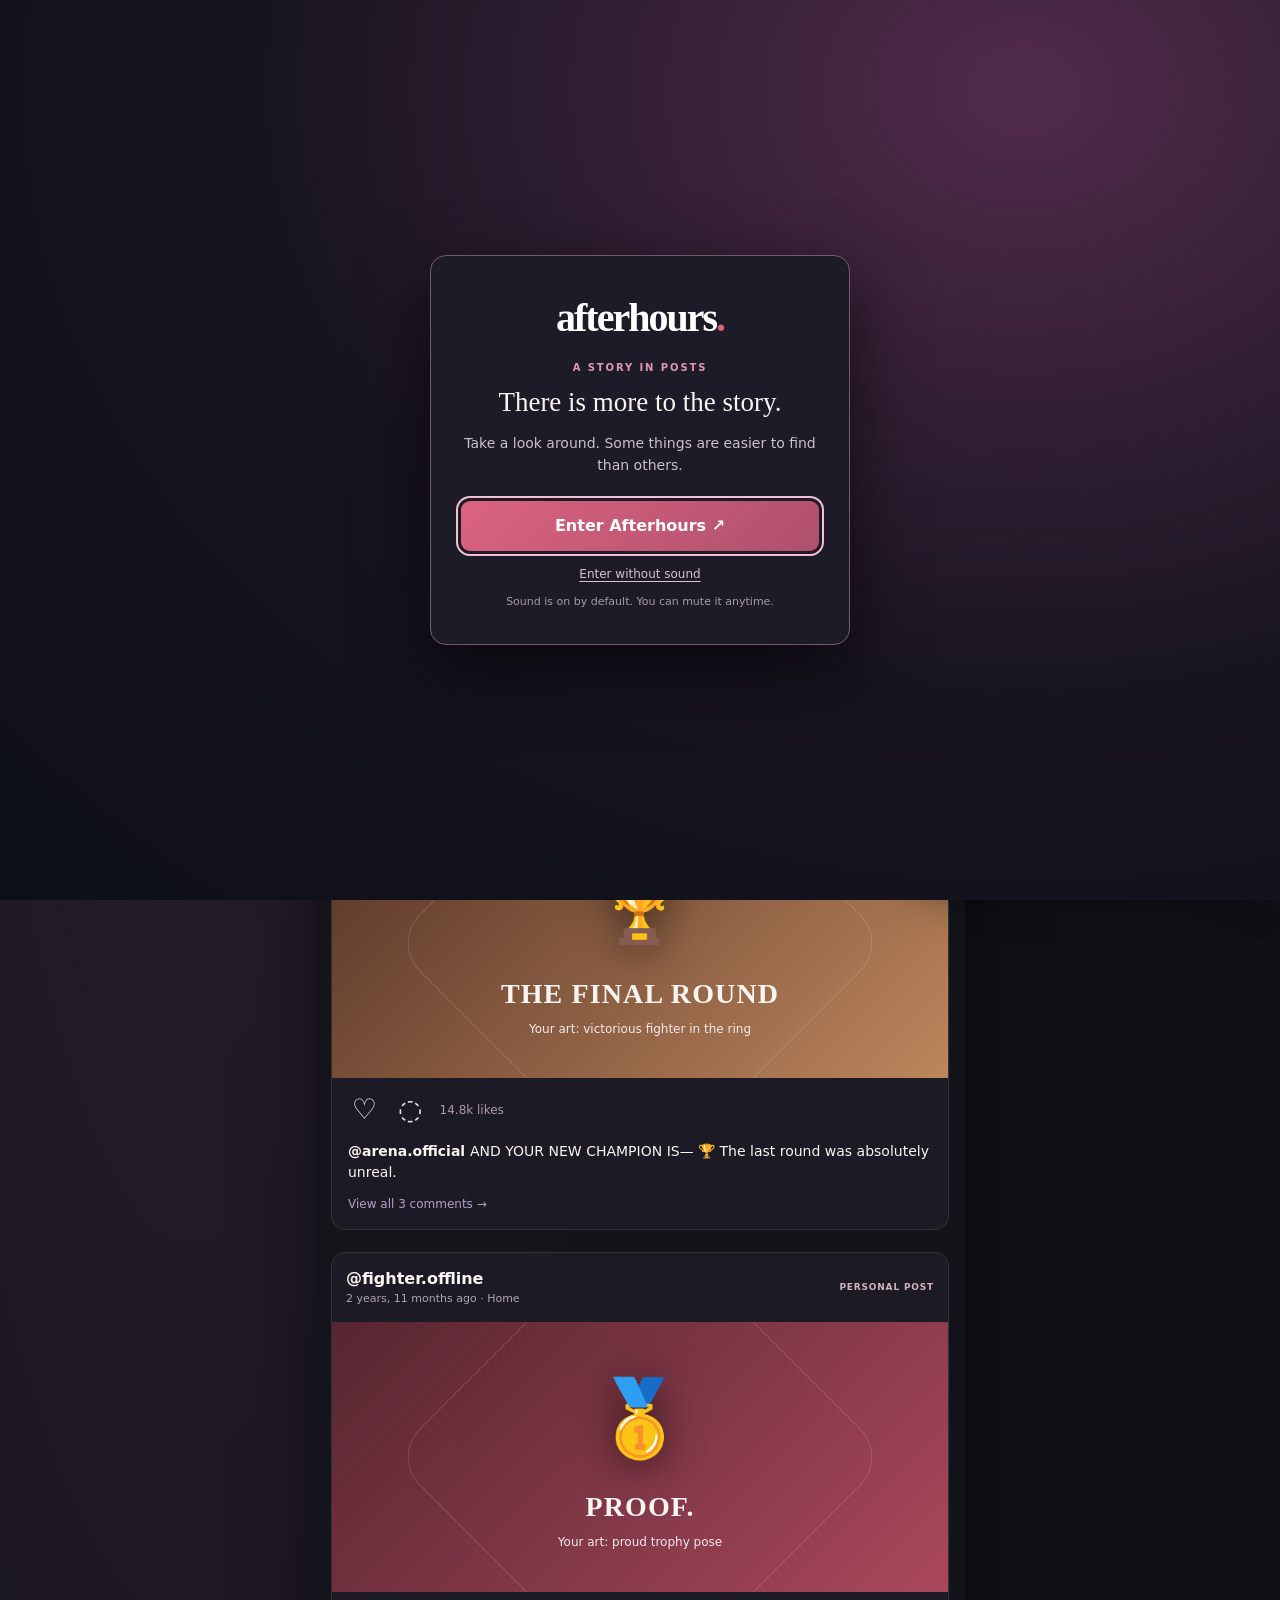
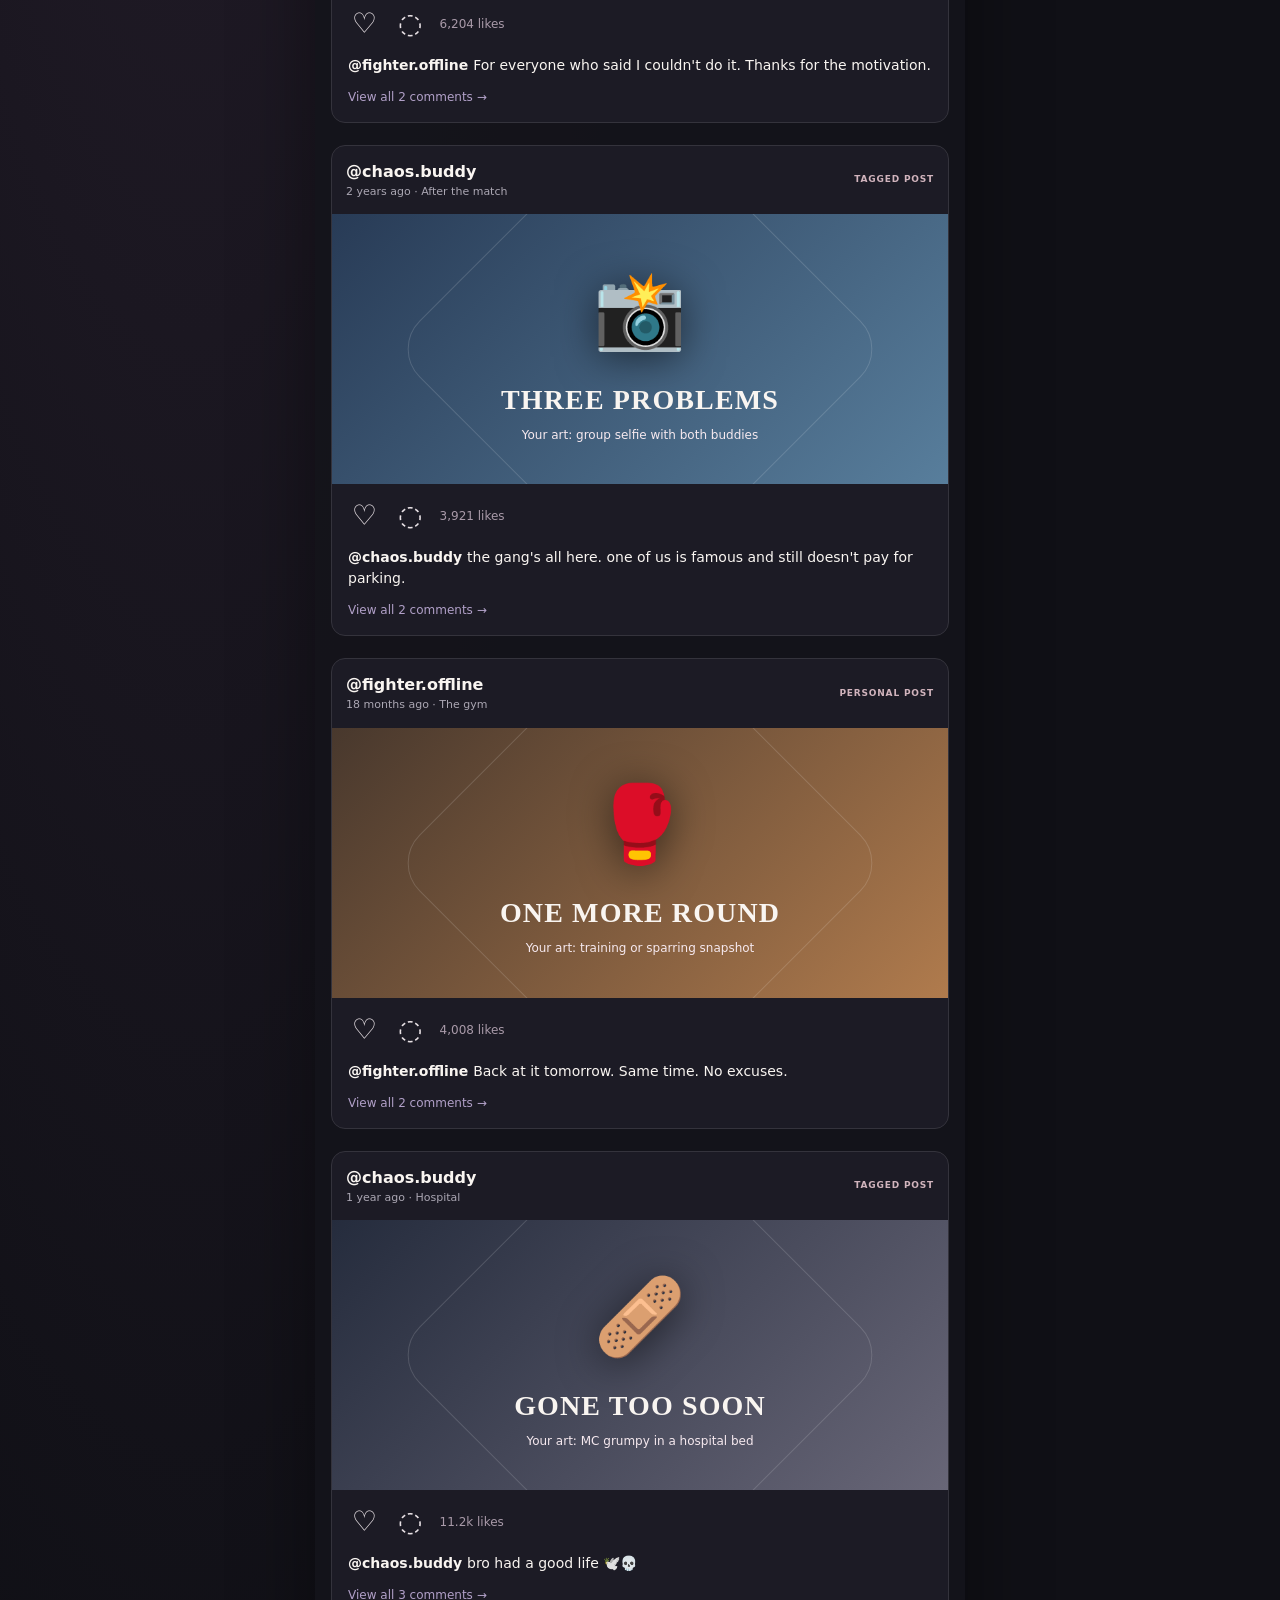
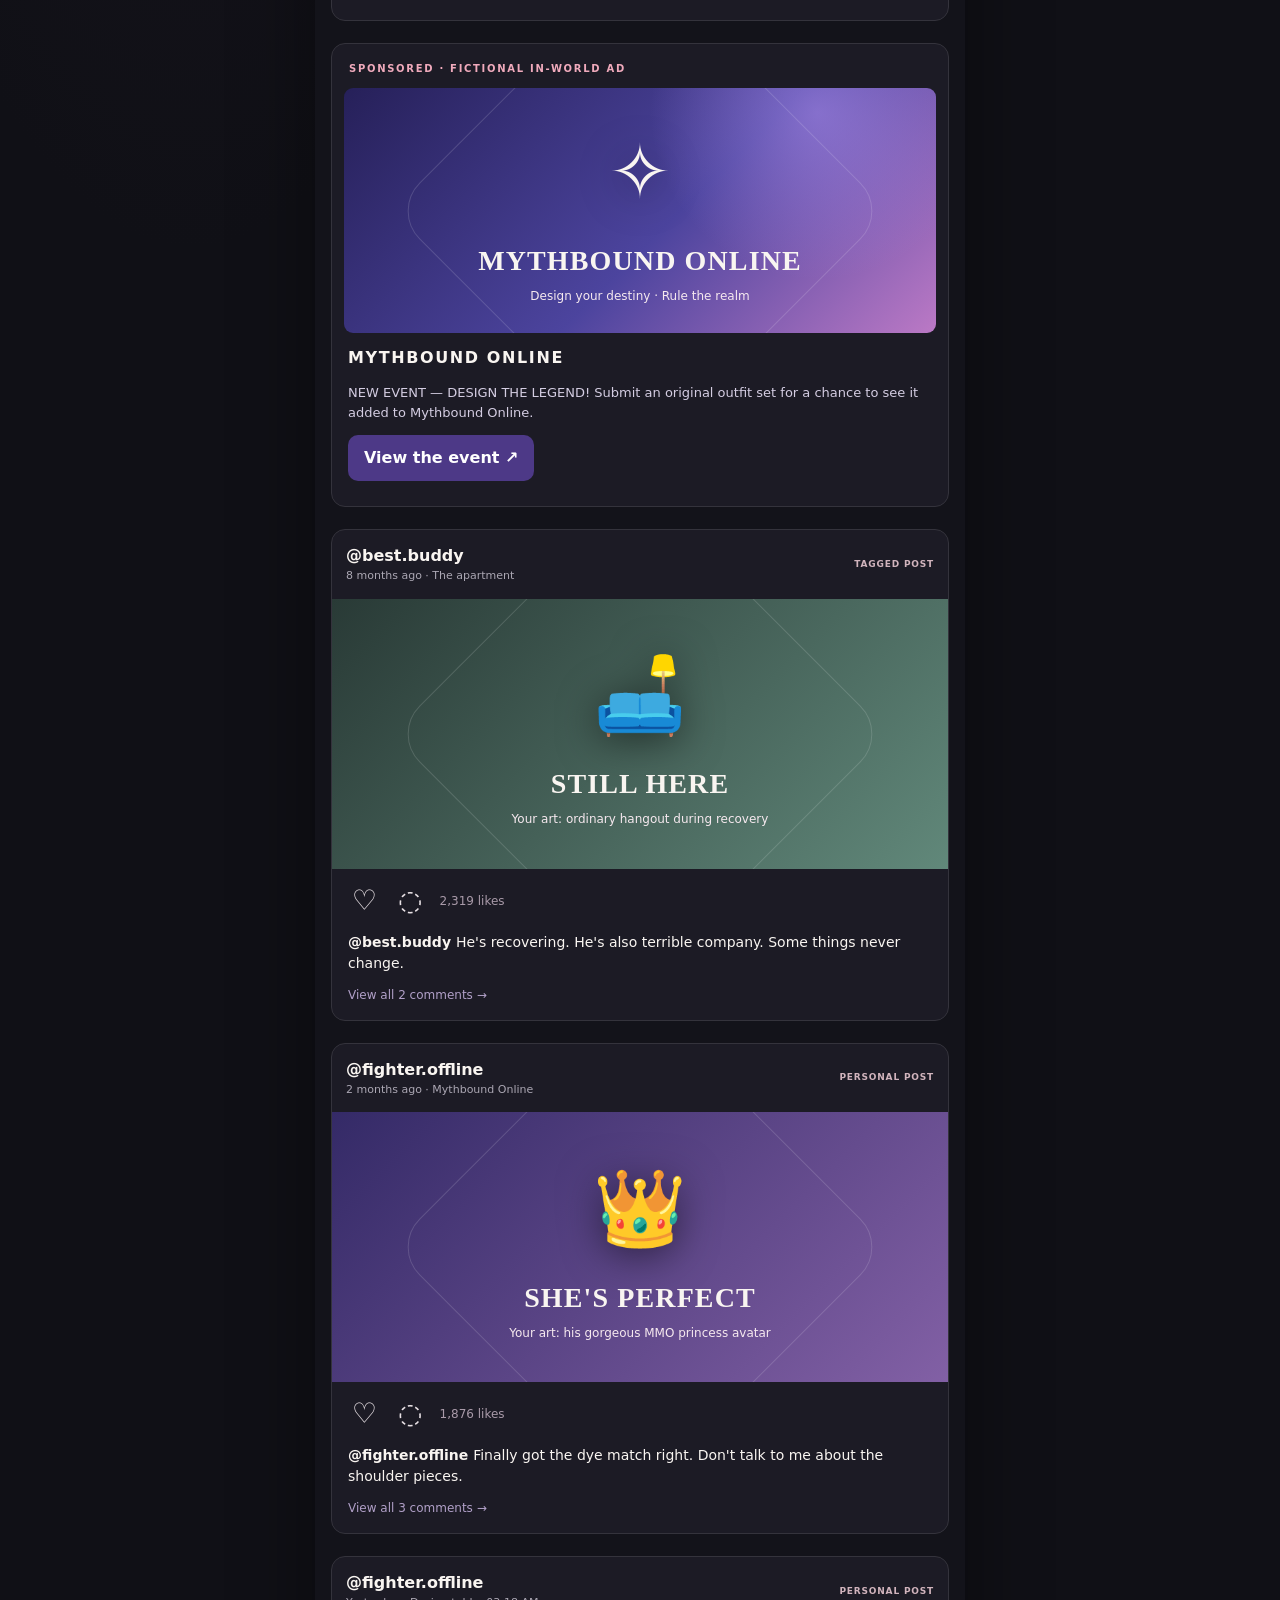
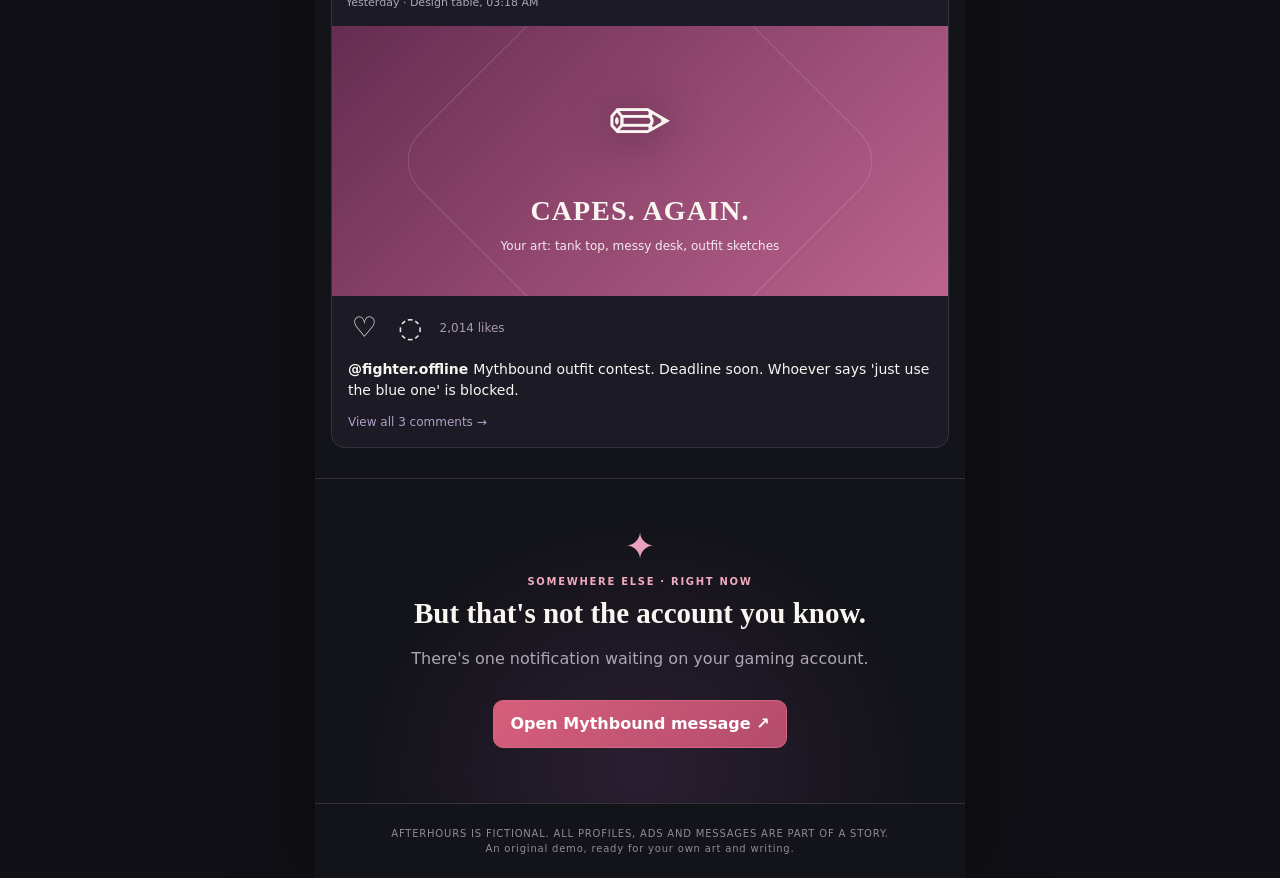
<file: index.html>
<!doctype html>
<html lang="en">
<head>
  <meta charset="utf-8" />
  <meta name="viewport" content="width=device-width, initial-scale=1, viewport-fit=cover" />
  <meta name="theme-color" content="#111119" />
  <meta name="description" content="A fictional social profile for a character-driven romance roleplay." />
  <title>Afterhours — A Story in Posts</title>
  <link rel="stylesheet" href="styles.css" />
  <script defer src="script.js"></script>
</head>
<body>
  <div class="ambient ambient-one" aria-hidden="true"></div>
  <div class="ambient ambient-two" aria-hidden="true"></div>
  <main class="app" id="top">
    <header class="topbar">
      <div class="wordmark" aria-label="Afterhours social">afterhours<span>.</span></div>
      <span class="topbar-caption">a fictional profile experience</span>
      <span class="topbar-star" aria-hidden="true">✦</span>
    </header>

    <section class="profile" aria-labelledby="profile-name">
      <div class="profile-head">
        <div class="avatar-frame"><div class="avatar-image" id="avatar-image" role="img" aria-label="Illustration placeholder for character portrait"><span>F</span></div><span class="avatar-dot"></span></div>
        <div class="profile-identity">
          <p class="eyebrow">PERSONAL ACCOUNT · ARCHIVE</p>
          <h1 id="profile-name">@fighter.offline <span class="verified" title="Fictional verification">✦</span></h1>
          <p class="profile-subtitle">former pro fighter <span>·</span> current full-time problem</p>
        </div>
      </div>
      <div class="stats">
        <div><strong>8</strong><span>posts</span></div>
        <div><strong>2.4k</strong><span>followers</span></div>
        <div><strong>128</strong><span>following</span></div>
      </div>
      <p class="bio">I didn't retire. I'm on a break.<br />No, you can't borrow money.<br /><span class="bio-highlight">If I'm offline, the game servers are down.</span></p>
      <div class="profile-actions">
        <button class="primary" id="follow-button" type="button" aria-pressed="false">Follow</button>
        <button class="secondary" id="message-button" type="button">Message <span aria-hidden="true">↗</span></button>
      </div>
      <div class="highlight-row" aria-label="Story highlights">
        <button class="highlight" data-open-post="champion"><span class="highlight-ring">🏆</span><span>the glory</span></button>
        <button class="highlight" data-open-post="friends"><span class="highlight-ring">🫠</span><span>the idiots</span></button>
        <button class="highlight" data-open-post="hospital"><span class="highlight-ring">🩹</span><span>the incident</span></button>
        <button class="highlight" data-open-post="princess"><span class="highlight-ring">🎮</span><span>the problem</span></button>
      </div>
    </section>

    <section class="timeline" aria-labelledby="timeline-heading">
      <div class="timeline-head"><div><p class="eyebrow">THE ARCHIVE</p><h2 id="timeline-heading">Before you knew him</h2></div><button class="sort-button" id="sort-button" type="button" aria-label="Reverse the post order">Oldest first ↓</button></div>
      <p class="timeline-intro">Scroll through the moments he never bothered to explain.</p>
      <div id="feed" class="feed" aria-live="polite"></div>
    </section>

    <section class="finale" id="finale" aria-labelledby="finale-heading">
      <span class="finale-spark" aria-hidden="true">✦</span>
      <p class="eyebrow">SOMEWHERE ELSE · RIGHT NOW</p>
      <h2 id="finale-heading">But that's not the account you know.</h2>
      <p>There's one notification waiting on your gaming account.</p>
      <button class="primary finale-button" id="open-dm" type="button">Open Mythbound message <span aria-hidden="true">↗</span></button>
    </section>

    <footer class="footer">AFTERHOURS IS FICTIONAL. ALL PROFILES, ADS AND MESSAGES ARE PART OF A STORY.<br />An original demo, ready for your own art and writing.</footer>
  </main>

  <div class="modal-backdrop" id="modal-backdrop" hidden>
    <div class="modal" role="dialog" aria-modal="true" aria-labelledby="modal-title">
      <div class="modal-head"><span class="modal-kicker" id="modal-kicker">POST</span><h2 id="modal-title">Details</h2><button type="button" class="close" id="modal-close" aria-label="Close">✕</button></div>
      <div id="modal-content" class="modal-content"></div>
    </div>
  </div>
</body>
</html>
</file>
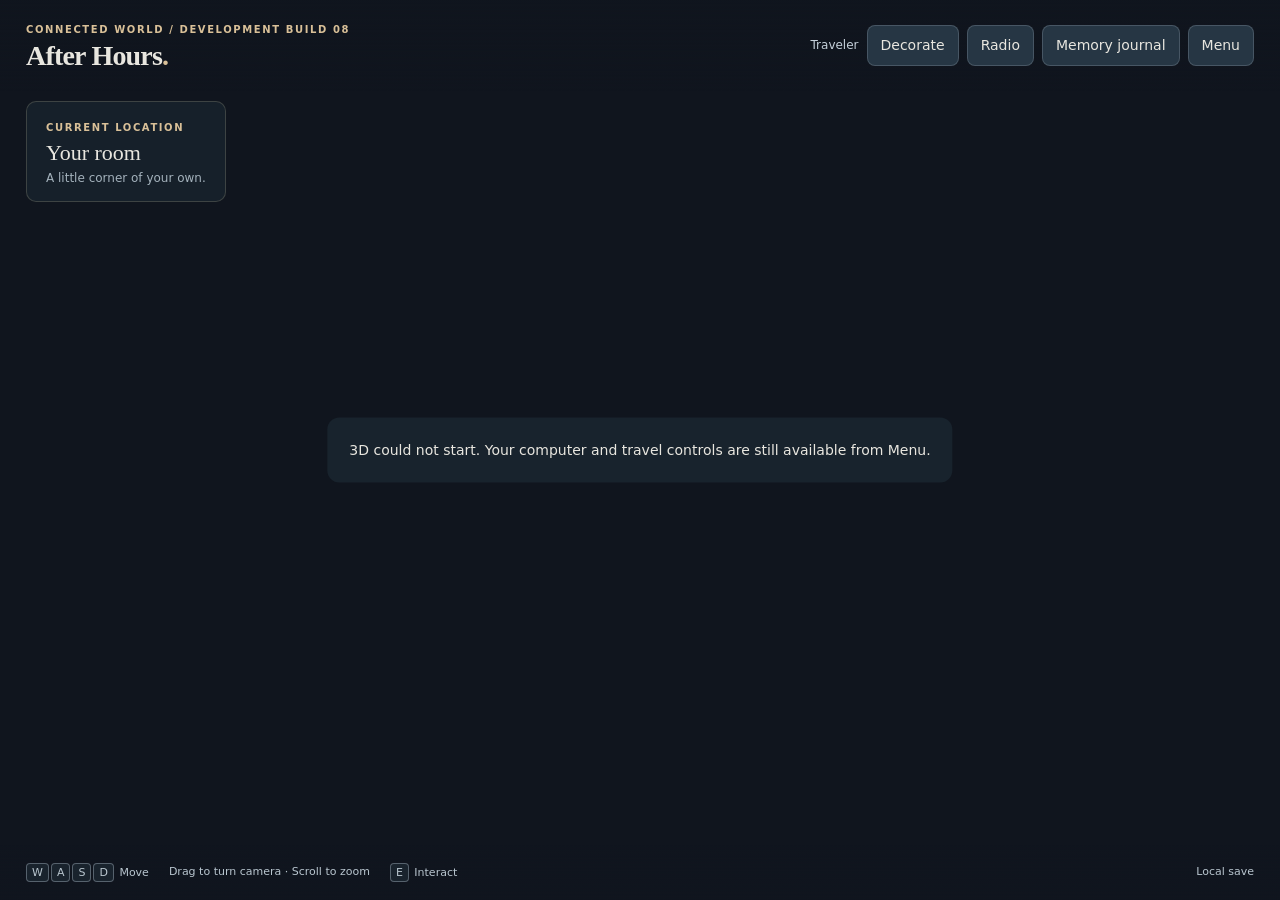
<file: life/index.html>
<!doctype html><html lang="en"><head><meta charset="utf-8"><meta name="viewport" content="width=device-width,initial-scale=1,viewport-fit=cover"><title>After Hours — Life Prototype</title><link rel="stylesheet" href="life.css?v=6"><script defer src="https://cdn.babylonjs.com/v7.34.1/babylon.js"></script><script defer src="memory.js?v=1"></script><script defer src="decor.js?v=3"></script><script defer src="radio.js?v=3"></script><script defer src="npc-agents.js?v=2"></script><script defer src="character-lab.js?v=6"></script><script defer src="social.js?v=4"></script><script defer src="life.js?v=6"></script></head><body>
<canvas id="room" tabindex="0" aria-label="Three-dimensional room. Use WASD or arrows to move and E to interact."></canvas>
<header><div><span class="eyebrow">CONNECTED WORLD / DEVELOPMENT BUILD 08</span><h1>After Hours<span class="dot">.</span></h1></div><div class="header-actions"><span id="player" class="identity"></span><button id="decorate">Decorate</button><button id="radio-open">Radio</button><button id="journal">Memory journal</button><button id="settings">Menu</button></div></header>
<div id="location"><span class="eyebrow">CURRENT LOCATION</span><h2 id="room-name">Your room</h2><p id="room-detail">A little corner of your own.</p></div>
<section id="npc-social" hidden aria-label="Experimental room conversation"><div class="social-head"><div><span class="eyebrow">ROOM CONVERSATION / TEST</span><strong>Fighter &amp; Chaotic</strong></div><button id="social-toggle" type="button" aria-expanded="true" aria-controls="social-controls">−</button></div><div id="social-controls"><p id="social-status" role="status" aria-live="polite">Ready.</p><label for="social-topic">Optional topic or public remark</label><input id="social-topic" maxlength="300" placeholder="What should we play tonight?"><label style="display:flex;align-items:center;gap:6px;margin-top:8px"><input type="checkbox" id="social-recall"> Recall previous conversations</label><p class="small" style="margin:4px 0;font-size:10px">Off = fresh dialogue test. Memories are still saved.</p><div class="social-actions"><button id="social-start" type="button">Start conversation</button><button id="social-stop" type="button" disabled>Stop</button><button id="social-next" type="button" disabled>Next line</button></div><details><summary>Conversation log</summary><div id="social-log" role="log" aria-live="polite"></div></details></div></section><div id="social-bubble" hidden aria-hidden="true"><strong></strong><span></span></div>
<div id="notice" role="status" aria-live="polite"></div>
<div id="loading" role="status">Setting up your room…</div>
<div id="interact" hidden><button id="action"><kbd>E</kbd> <span id="action-text">Interact</span></button></div>
<footer><div><span><kbd>W</kbd><kbd>A</kbd><kbd>S</kbd><kbd>D</kbd> Move</span><span>Drag to turn camera · Scroll to zoom</span><span><kbd>E</kbd> Interact</span></div><span id="saved">Local save</span></footer>
<div id="touch" aria-label="Movement controls"><button data-key="w" aria-label="Up">▲</button><div><button data-key="a" aria-label="Left">◀</button><button data-key="s" aria-label="Down">▼</button><button data-key="d" aria-label="Right">▶</button></div></div>
<section id="desktop" class="overlay" hidden aria-label="Virtual computer"><div class="desktop-bar"><div><span class="eyebrow">PERSONAL COMPUTER</span><strong id="desktop-title">Desktop</strong></div><div><button id="desktop-home">Desktop</button><a id="external" hidden target="_blank" rel="noopener">Open in browser ↗</a><button id="close-desktop">Leave computer ×</button></div></div><div id="desktop-launcher"><div class="wallpaper"><span class="eyebrow">WELCOME BACK</span><h2 id="desktop-greeting">Your digital world.</h2><p>Four familiar places. One story.</p></div><div class="app-grid" id="apps"></div><p class="small">This computer opens the actual websites, not mock screenshots.</p></div><iframe id="website" title="Fictional website" hidden allow="autoplay; fullscreen"></iframe></section>
<dialog id="city" aria-labelledby="city-title"><div class="city-head"><div><span class="eyebrow">AFTER HOURS / NEIGHBORHOOD</span><h2 id="city-title">The city</h2><p>Where are we going?</p></div><button id="city-close">Back to room ×</button></div><div class="city-layout"><div class="city-map"><svg viewBox="0 0 800 550" aria-hidden="true"><rect width="800" height="550" fill="#30464a"/><path d="M-40 470Q140 440 175 270T410 -40" fill="none" stroke="#203740" stroke-width="112"/><path d="M-40 470Q140 440 175 270T410 -40" fill="none" stroke="#517e8b" stroke-width="94"/><g fill="#405d53" stroke="#81978a" stroke-opacity=".5"><rect x="306" y="129" width="145" height="120" rx="6"/><rect x="492" y="129" width="236" height="120" rx="6"/><rect x="245" y="294" width="206" height="98" rx="6"/><rect x="492" y="294" width="236" height="98" rx="6"/><rect x="202" y="433" width="249" height="80" rx="6"/><rect x="492" y="433" width="236" height="80" rx="6"/></g><g fill="none" stroke-linecap="round"><path d="M35 109H762M210 272H762M164 412H762M471 82V530M748 82V530M221 272V412" stroke="#233039" stroke-width="32"/><path d="M35 109H762M210 272H762M164 412H762M471 82V530M748 82V530M221 272V412" stroke="#8b9990" stroke-width="22"/><path d="M35 109H762M210 272H762M164 412H762M471 82V530M748 82V530M221 272V412" stroke="#e2d9b7" stroke-width="1.5" stroke-dasharray="8 10" opacity=".65"/></g><rect x="320" y="145" width="42" height="29" rx="3" fill="#9ba39a" stroke="#d1cbb6"/><path d="M341 147v25" stroke="#647a76"/><rect x="394" y="145" width="42" height="29" rx="3" fill="#9ba39a" stroke="#d1cbb6"/><path d="M415 147v25" stroke="#647a76"/><rect x="320" y="200" width="42" height="29" rx="3" fill="#9ba39a" stroke="#d1cbb6"/><path d="M341 202v25" stroke="#647a76"/><rect x="394" y="200" width="42" height="29" rx="3" fill="#9ba39a" stroke="#d1cbb6"/><path d="M415 202v25" stroke="#647a76"/><rect x="508" y="145" width="42" height="29" rx="3" fill="#9ba39a" stroke="#d1cbb6"/><path d="M529 147v25" stroke="#647a76"/><rect x="565" y="145" width="42" height="29" rx="3" fill="#9ba39a" stroke="#d1cbb6"/><path d="M586 147v25" stroke="#647a76"/><rect x="638" y="145" width="42" height="29" rx="3" fill="#9ba39a" stroke="#d1cbb6"/><path d="M659 147v25" stroke="#647a76"/><rect x="680" y="200" width="42" height="29" rx="3" fill="#9ba39a" stroke="#d1cbb6"/><path d="M701 202v25" stroke="#647a76"/><rect x="508" y="200" width="42" height="29" rx="3" fill="#9ba39a" stroke="#d1cbb6"/><path d="M529 202v25" stroke="#647a76"/><rect x="260" y="308" width="42" height="29" rx="3" fill="#9ba39a" stroke="#d1cbb6"/><path d="M281 310v25" stroke="#647a76"/><rect x="330" y="350" width="42" height="29" rx="3" fill="#9ba39a" stroke="#d1cbb6"/><path d="M351 352v25" stroke="#647a76"/><rect x="396" y="308" width="42" height="29" rx="3" fill="#9ba39a" stroke="#d1cbb6"/><path d="M417 310v25" stroke="#647a76"/><rect x="509" y="451" width="42" height="29" rx="3" fill="#9ba39a" stroke="#d1cbb6"/><path d="M530 453v25" stroke="#647a76"/><rect x="566" y="451" width="42" height="29" rx="3" fill="#9ba39a" stroke="#d1cbb6"/><path d="M587 453v25" stroke="#647a76"/><rect x="642" y="451" width="42" height="29" rx="3" fill="#9ba39a" stroke="#d1cbb6"/><path d="M663 453v25" stroke="#647a76"/><rect x="685" y="451" width="42" height="29" rx="3" fill="#9ba39a" stroke="#d1cbb6"/><path d="M706 453v25" stroke="#647a76"/><circle cx="45" cy="52" r="9" fill="#729b80"/><circle cx="90" cy="65" r="9" fill="#729b80"/><circle cx="121" cy="40" r="9" fill="#729b80"/><circle cx="238" cy="464" r="9" fill="#729b80"/><circle cx="272" cy="488" r="9" fill="#729b80"/><circle cx="310" cy="452" r="9" fill="#729b80"/><circle cx="360" cy="487" r="9" fill="#729b80"/><circle cx="411" cy="455" r="9" fill="#729b80"/><circle cx="301" cy="230" r="9" fill="#729b80"/><circle cx="704" cy="230" r="9" fill="#729b80"/><circle cx="711" cy="382" r="9" fill="#729b80"/><circle cx="506" cy="382" r="9" fill="#729b80"/><rect x="510" y="308" width="78" height="65" rx="4" fill="#9a9c91" stroke="#d2cdb4"/><rect x="632" y="308" width="80" height="65" rx="4" fill="#a6a79b" stroke="#d2cdb4"/><g transform="translate(65 192)" fill="#d7dfd3" stroke="#d7dfd3"><circle r="25" fill="none"/><path d="M0-19 5 0 0-5-5 0Z" fill="#e4c99a"/><path d="M0 19 5 0 0 5-5 0Z" fill="none"/><text y="-32" text-anchor="middle" stroke="none" font-size="12">N</text></g></svg><div id="city-pins"></div><span class="city-caption">PROVISIONAL CITY MAP</span></div><aside><span class="eyebrow">DESTINATIONS</span><div id="city-list"></div><div class="city-detail" aria-live="polite"><span id="city-status" class="eyebrow"></span><h3 id="city-place"></h3><p id="city-description"></p><button id="city-enter" class="primary">Enter location</button></div><p class="small">More locations will become available as the city grows.</p></aside></div></dialog><dialog id="decor-dialog" aria-labelledby="decor-title"><div class="upgrade-head"><div><span class="eyebrow">YOUR HOME / FURNITURE</span><h2 id="decor-title">Make it yours.</h2><p>Choose furniture, then select a free spot on the floor plan.</p></div><button id="decor-done">Done ×</button></div><div class="decor-layout"><div><div id="decor-grid" role="group" aria-label="Room placement grid"></div><div class="small decor-legend">Light squares: free space · Dark squares: fixed furniture or access paths · Gold: selected furniture</div><p id="decor-feedback" role="status" aria-live="polite"></p></div><aside><span class="eyebrow">INVENTORY</span><div id="decor-stock"></div><span class="eyebrow">PLACED ITEMS</span><div id="decor-placed"></div><div class="decor-tools"><button id="decor-rotate">Rotate 90°</button><button id="decor-remove">Put away</button></div><p class="small">Select a placed item to move it. All changes save immediately.</p></aside></div></dialog>
<dialog id="radio-dialog" aria-labelledby="radio-title"><div class="upgrade-head"><div><span class="eyebrow">AFTER HOURS / PERSONAL RADIO</span><h2 id="radio-title">Late night radio.</h2></div><button id="radio-close">Close ×</button></div><div class="radio-face"><span class="radio-speaker" aria-hidden="true">▦</span><div class="radio-display"><span class="eyebrow">NOW PLAYING</span><strong id="radio-track">No track selected</strong><span id="radio-time">0:00 / 0:00</span></div><span class="radio-speaker" aria-hidden="true">▦</span></div><input type="range" id="radio-seek" min="0" max="1" value="0" step=".1" aria-label="Playback position" disabled><div class="radio-controls"><button id="radio-prev" aria-label="Previous track">|◀</button><button id="radio-play" class="primary">Play</button><button id="radio-next" aria-label="Next track">▶|</button><label>Volume <input id="radio-volume" type="range" min="0" max="100" value="35"></label></div><div class="radio-library-head"><span class="eyebrow">YOUR MUSIC LIBRARY</span><label class="radio-upload">+ Add music<input id="radio-files" multiple type="file" accept="audio/*,.mp3,.wav,.ogg,.m4a,.flac,.aac"></label></div><div id="radio-list"></div><p id="radio-feedback" role="status" aria-live="polite"></p><p class="small">Your imported tracks stay in this browser. The radio plays while you are in your room; it pauses when you leave or use the computer.</p></dialog>
<dialog id="menu"><div class="dialog-head"><span class="eyebrow">LIFE SIMULATION / PROTOTYPE</span><h2>Make yourself at home.</h2><p>Explore your room, use the computer or visit a friend's apartment. This is a graybox build with placeholder 3D assets.</p></div><button id="resume" class="primary">Continue</button><button id="quick-computer">Use computer</button><button id="quick-travel">Travel to friend's apartment</button><button id="lab-open">Developer · Character laboratory</button><button id="camera-reset">Reset camera</button><button id="reset">Reset room position</button><p class="small">Progress saves on this browser. Resetting your position does not erase memories or existing website profiles.</p></dialog>
<dialog id="memories"><div class="dialog-head"><span class="eyebrow">PLAYER-SPECIFIC HISTORY</span><h2>Your memory journal</h2><p id="memory-identity"></p><p>Local events captured while exploring the world or using its computer. No AI or cloud sync is connected yet.</p></div><div id="memory-list"></div><div class="dialog-actions"><button id="export">Export history JSON</button><button id="close-journal" class="primary">Return</button></div></dialog>
<dialog id="character-lab" aria-labelledby="lab-title">
<div class="lab-heading"><div><span class="eyebrow">DEVELOPER TOOLS / EXPERIMENTAL</span><h2 id="lab-title">Character laboratory</h2><p>Develop Fighter and Chaotic as separate AI agents with their own inputs and memories.</p></div><button id="lab-close" type="button">Close ×</button></div>
<div class="lab-mode"><span id="lab-status" role="status" aria-live="polite">Preview mode</span><button id="lab-check" type="button">Check local services</button></div>
<div class="lab-grid">
<section class="lab-panel"><span class="eyebrow">01 / CHARACTER PROFILE</span><h3>Fighter</h3><label>Personality &amp; background<textarea id="lab-personality" rows="5" maxlength="6000"></textarea></label><label>Speaking style<textarea id="lab-style" rows="3" maxlength="2000"></textarea></label><label>Known memories (manual test context only)<textarea id="lab-memories" rows="3" maxlength="4000"></textarea></label><label>Fighter's private knowledge (live agent)<textarea id="lab-fighter-private" rows="2" maxlength="2000" placeholder="Facts only Fighter knows"></textarea></label><h3>Chaotic <small>· visiting Fighter</small></h3><label>Personality &amp; background<textarea id="lab-chaotic-personality" rows="3" maxlength="3000"></textarea></label><label>Speaking style<textarea id="lab-chaotic-style" rows="2" maxlength="1000"></textarea></label><label>Chaotic's private knowledge (live agent)<textarea id="lab-chaotic-private" rows="2" maxlength="2000" placeholder="Facts only Chaotic knows"></textarea></label><button id="lab-save" type="button">Save character profiles</button><p class="small">Canon starter profiles; edits are saved in this browser.</p></section>
<section class="lab-panel"><span class="eyebrow">02 / AI &amp; VOICE CASTING</span><label>Dialogue provider<select id="lab-provider"><option value="preview">Interface preview (scripted, no AI)</option><option value="ollama">Ollama · local AI</option></select></label><label>Default Ollama model<input id="lab-model" value="qwen3:4b" maxlength="100"></label><label>Fighter model override<input id="lab-fighter-model" maxlength="100" placeholder="Default model"></label><label>Chaotic model override<input id="lab-chaotic-model" maxlength="100" placeholder="Default model"></label><p class="small">Each character has a separate AI context. Leave overrides empty to reuse the installed model without another download.</p><label>Voice provider<select id="lab-voice-provider"><option value="browser">Browser voice (temporary)</option><option value="pocket">Pocket TTS · local service</option><option value="off">Text only</option></select></label><label>Voice<select id="lab-voice"><option value="marius">Marius · candidate</option><option value="javert">Javert · candidate</option></select></label><label>Audition line<textarea id="lab-audition" rows="2" maxlength="600">You finally showed up. Come on, we've got a game to win.</textarea></label><div class="lab-actions"><button id="lab-speak" type="button">Audition voice</button><button id="lab-stop-voice" type="button">Stop audio</button></div><label class="lab-checkline"><input id="lab-autospeak" type="checkbox"> Speak generated replies</label><audio id="lab-audio" controls hidden></audio><p class="small" id="lab-voice-note">Browser voices are temporary and vary by device.</p></section>
<section class="lab-panel"><span class="eyebrow">03 / SIMULATED WORLD</span><label>Location<select id="lab-location"><option>Fighter's apartment</option><option>Your room</option><option>Mythbound</option></select></label><div class="lab-pair"><label>Time<input id="lab-time" type="time" value="23:42"></label><label>Mood<select id="lab-mood"><option>Relaxed</option><option>Excited</option><option>Annoyed</option><option>Tired</option><option>Sad</option><option>Amused</option></select></label></div><label>Relationship<select id="lab-relationship"><option>Gaming buddies</option><option>Close friends</option><option>Acquaintances</option><option>Strained</option></select></label><label>Event / environment<textarea id="lab-event" rows="3" maxlength="2000">The player visits Fighter's apartment.</textarea></label><div class="lab-actions"><button id="lab-current" type="button">Use current location</button><button id="lab-react" type="button">Test event reaction</button></div></section>
<section class="lab-panel"><span class="eyebrow">04 / DIALOGUE TEST</span><div id="lab-transcript" role="log" aria-live="polite"></div><form id="lab-form"><label for="lab-message">Player dialogue or action</label><textarea id="lab-message" rows="2" maxlength="1000" placeholder="Say something to Fighter…"></textarea><div class="lab-actions"><button id="lab-send" class="primary" type="submit">Send</button><button id="lab-clear" type="button">Clear test conversation</button></div></form><label>Individual live-agent memories<select id="lab-agent-memory-character"><option>Fighter</option><option>Chaotic</option></select></label><pre id="lab-agent-memory-view" style="white-space:pre-wrap;max-height:180px;overflow:auto"></pre><div class="lab-actions"><button id="lab-agent-memory-refresh" type="button">Refresh memories</button><button id="lab-agent-memory-clear" type="button">Clear selected memories</button></div><label>Last AI response (structured)</label><pre id="lab-output">No response yet.</pre></section>
</div><div class="lab-footer"><p class="small">Test conversations are isolated from your real memory journal. Live services require the local development version; no API keys in the website.</p><button id="lab-export" type="button">Export lab profile &amp; test session</button></div>
</dialog>
<script>/* Startup failures leave the desktop and local journal available. */</script></body></html>
</file>
<file: styles.css>
:root{color-scheme:dark;--bg:#101016;--panel:#191923;--line:#34333c;--text:#f9f5f1;--muted:#aba7b3;--accent:#da6379;--gold:#f6ca87}*{box-sizing:border-box}html{scroll-behavior:smooth}body{margin:0;color:var(--text);background:radial-gradient(ellipse at 15% 0%,#29202f 0,transparent 43%),var(--bg);font:16px/1.5 system-ui,-apple-system,Segoe UI,sans-serif}.ambient{pointer-events:none;position:fixed;filter:blur(80px);opacity:.11;border-radius:100%;width:290px;height:290px}.ambient-one{background:#e4718f;top:100px;left:-170px}.ambient-two{background:#7566db;bottom:80px;right:-180px}.app{width:min(100%,650px);margin:auto;position:relative;background:#14141be8;min-height:100vh;box-shadow:0 0 75px #0006}.topbar{position:sticky;top:0;z-index:4;display:flex;align-items:center;gap:12px;justify-content:space-between;padding:15px 22px;background:#14141df0;border-bottom:1px solid var(--line);backdrop-filter:blur(16px)}.wordmark{font-family:Georgia,serif;font-size:26px;font-weight:bold;letter-spacing:-1.6px}.wordmark span,.topbar-star,.verified,.bio-highlight{color:var(--accent)}.topbar-caption{font-size:11px;letter-spacing:.1em;color:var(--muted);text-transform:uppercase}.profile{padding:27px 24px;border-bottom:1px solid var(--line)}.profile-head{display:flex;align-items:center;gap:20px}.avatar-frame{position:relative;flex-shrink:0;padding:4px;border:2px solid var(--accent);border-radius:100%}.avatar-image{display:grid;place-items:center;width:92px;height:92px;border-radius:100%;background:linear-gradient(135deg,#292f39,#633b57);font-family:Georgia,serif;font-size:45px}.avatar-dot{position:absolute;right:5px;bottom:5px;width:15px;height:15px;border:3px solid #17151e;background:#63d6ac;border-radius:100%}.eyebrow{font-size:10px;font-weight:800;letter-spacing:.17em;color:#f0aabc;margin:0 0 7px}.profile-identity h1{font-size:clamp(21px,5vw,30px);line-height:1.15;margin:0;overflow-wrap:anywhere}.profile-subtitle{font-size:13px;color:var(--muted);margin:8px 0 0}.profile-subtitle span{color:var(--accent)}.stats{display:flex;justify-content:space-around;text-align:center;padding:23px 0 12px;gap:8px}.stats strong{display:block;font-size:22px}.stats span{display:block;color:var(--muted);font-size:12px}.bio{margin:15px 0 22px;line-height:1.85}.profile-actions{display:flex;gap:10px}button,a{font:inherit}button{cursor:pointer}.primary,.secondary,.ad-button{border:1px solid #d7657b;border-radius:10px;padding:11px 16px;font-weight:750;text-align:center}.primary{background:linear-gradient(135deg,#d75e7d,#b34c6d);color:white}.secondary{flex:1;background:#24232e;border-color:#514654;color:white}.profile-actions .primary{flex:1}.highlight-row{display:grid;grid-template-columns:repeat(4,minmax(0,1fr));gap:8px;margin-top:25px}.highlight{border:0;background:none;color:#d9d2d9;font-size:11px;display:flex;flex-direction:column;align-items:center;gap:6px}.highlight-ring{display:grid;place-items:center;border:2px solid #624657;background:#2b2634;border-radius:50%;width:57px;height:57px;font-size:25px}.timeline{padding:30px 16px}.timeline-head{display:flex;justify-content:space-between;gap:16px;align-items:center}.timeline-head h2,.finale h2{font-family:Georgia,serif;font-size:29px;line-height:1.2;margin:0}.sort-button{border:1px solid var(--line);background:#24232d;color:#eee;padding:9px;border-radius:8px;font-size:12px;white-space:nowrap}.timeline-intro{color:var(--muted);font-size:13px}.feed{display:grid;gap:22px;margin-top:24px}.post,.ad-card{overflow:hidden;border:1px solid var(--line);border-radius:14px;background:#1c1b25}.post-header{padding:14px;display:flex;align-items:center;justify-content:space-between;gap:12px}.post-identity{display:grid}.post-handle{font-weight:800}.post-location{font-size:11px;color:var(--muted)}.post-tag{font-size:9px;font-weight:700;letter-spacing:.09em;color:#d1b4bd}.art-button{display:block;border:0;padding:0;width:100%;background:none;text-align:inherit;color:inherit}.art{min-height:270px;position:relative;display:flex;align-items:center;justify-content:center;flex-direction:column;gap:12px;isolation:isolate;overflow:hidden;padding:24px;text-align:center;background:#31303b}.art:before{content:'';position:absolute;width:350px;height:350px;border:1px solid #ffffff25;transform:rotate(45deg);border-radius:40px;z-index:-1}.art-decor{font-size:75px;filter:drop-shadow(0 5px 20px #0008)}.art-text{display:flex;flex-direction:column;gap:5px}.art-text strong{font-family:Georgia,serif;font-size:28px;letter-spacing:.04em}.art-text span{font-size:12px;color:#f6e9ef}.art-gold{background:linear-gradient(135deg,#573527,#bd865c)}.art-red{background:linear-gradient(135deg,#562630,#aa485b)}.art-blue{background:linear-gradient(135deg,#283b56,#587e9c)}.art-orange{background:linear-gradient(135deg,#48382d,#b07b4d)}.art-slate{background:linear-gradient(135deg,#252c3d,#686677)}.art-sage{background:linear-gradient(135deg,#293a36,#61887a)}.art-violet{background:linear-gradient(135deg,#342a67,#8260a5)}.art-pink{background:linear-gradient(135deg,#662c51,#bd648e)}.art-ad{background:radial-gradient(circle at 80% 10%,#aa8ded90,transparent 32%),linear-gradient(135deg,#262059,#4c449e 55%,#bb79c5)}.post-image{display:block;width:100%;height:100%;object-fit:cover;position:absolute;inset:0}.post-actions{display:flex;gap:13px;align-items:center;padding:11px 16px 2px}.icon-button{background:none;color:#e8e1e5;border:0;font-size:28px;padding:0 4px}.icon-button.liked{color:#f4779a}.like-count{font-size:12px;color:#a99aa9}.post-caption{margin:8px 16px;font-size:14px}.comments-link{background:none;border:0;color:#b1a0c8;padding:0 16px 16px;text-align:left;font-size:12px}.ad-card{padding:12px}.ad-card>.eyebrow{padding:5px}.ad-card .art{border-radius:9px;min-height:245px}.ad-info{padding:13px 4px}.ad-info strong{letter-spacing:.1em}.ad-info p{color:#d4cde2;font-size:13px}.ad-button{background:#4d3987;color:#fff;border:0}.finale{padding:40px 27px 55px;text-align:center;border-top:1px solid var(--line);background:radial-gradient(ellipse at 50% 90%,#50315760,transparent 60%)}.finale-spark{color:#e9a2bc;font-size:37px}.finale p:not(.eyebrow){color:var(--muted)}.finale-button{margin-top:13px}.footer{text-align:center;color:#918b99;font-size:10px;letter-spacing:.08em;padding:22px;border-top:1px solid var(--line)}.modal-open{overflow:hidden}.modal-backdrop:not([hidden]){position:fixed;inset:0;background:#000b;display:grid;place-items:center;z-index:20;padding:12px}.modal{background:#201e2a;border:1px solid #665464;border-radius:16px;width:min(100%,590px);max-height:92dvh;overflow:auto;box-shadow:0 20px 70px #0008}.modal-head{position:sticky;top:0;background:#201e2afa;display:grid;grid-template-columns:1fr auto;gap:3px 12px;padding:16px;border-bottom:1px solid var(--line);z-index:2}.modal-kicker{grid-column:1;font-size:10px;letter-spacing:.1em;color:#d39fb9}.modal-head h2{grid-column:1;margin:0;font-size:22px}.close{grid-column:2;grid-row:1/3;background:#37323f;color:white;border:0;border-radius:7px;width:36px}.modal-content{padding:15px}.modal-art{min-height:260px;border-radius:9px}.modal-caption{line-height:1.65}.comments-heading{font-size:16px;margin:20px 0 5px}.comment{border-top:1px solid var(--line);padding:10px 0}.comment strong{color:#efaac2;font-size:13px}.comment p{margin:3px 0;font-size:14px}.modal-note{font-size:12px;color:#b9a7be}.chat-preview{padding:12px 2px}.chat-profile{display:flex;align-items:center;gap:12px;padding-bottom:14px;border-bottom:1px solid var(--line)}.chat-avatar{display:grid;place-items:center;width:50px;height:50px;border-radius:50%;background:#815ba9;font-size:25px}.chat-profile small{display:block;color:#8cd6b0}.chat-date{text-align:center;color:var(--muted);font-size:12px;margin:24px}.chat-bubble{padding:15px;background:linear-gradient(135deg,#6850a0,#a85f9e);border-radius:16px 16px 4px 16px;max-width:82%;margin-left:auto}.chat-narration{text-align:center;color:#e6cadb;font-style:italic;margin:24px}.continue{display:block;text-decoration:none}@media(max-width:460px){.topbar-caption{display:none}.profile{padding:24px 15px}.profile-head{gap:13px}.avatar-image{width:74px;height:74px}.timeline{padding:23px 11px}.timeline-head h2{font-size:25px}.art{min-height:245px}.highlight-ring{height:50px;width:50px}.post-header{padding:12px}}

/* Non-blocking Mythbound whisper connection */
.mythbound-notice{position:fixed;right:22px;bottom:22px;z-index:15;width:min(340px,calc(100vw - 30px));background:#1d2943;color:#f9f3ed;border:1px solid #dfc18b;border-radius:13px;padding:13px 16px 16px;box-shadow:0 10px 45px #000a;transform:translateY(35px);opacity:0;visibility:hidden;pointer-events:none;transition:transform .25s,opacity .25s,visibility .25s;font-family:system-ui,sans-serif}
.mythbound-notice.is-visible{transform:translateY(0);opacity:1;visibility:visible;pointer-events:auto}
.mythbound-notice-head{display:flex;justify-content:space-between;align-items:center;gap:10px;color:#ebd09c;font-weight:800;font-size:11px;letter-spacing:.13em}
.mythbound-notice-dismiss{background:#34425f;color:#fff;border:0;border-radius:50%;width:26px;height:26px;font-size:18px}
.mythbound-notice-body{display:flex;align-items:center;gap:12px;padding:14px 0 12px}
.mythbound-notice-body strong{font-size:13px}
.mythbound-notice-body p{font-size:12px;margin:3px 0;color:#d4ddec}
.mythbound-notice-avatar{width:43px;height:43px;display:grid;place-items:center;flex:none;border-radius:50%;background:linear-gradient(135deg,#bbb0de,#656396);color:#fff7d8;font-size:24px}
.mythbound-notice-open{width:100%;padding:9px 12px;border-radius:6px;border:0;background:#c8eadb;color:#17243a;font-size:13px;font-weight:800}
.mythbound-notice-badge:not([hidden]){position:fixed;right:18px;bottom:18px;z-index:15;border:1px solid #e4ca9b;border-radius:35px;padding:11px 16px;background:#223452;color:#fff;font-size:13px;font-weight:700;box-shadow:0 6px 24px #0008}
@media(max-width:500px){.mythbound-notice{right:12px;bottom:12px}}
@media(prefers-reduced-motion:reduce){.mythbound-notice{transition:none}}


/* Optional Mythbound whisper sound controls */
.mythbound-notice-audio{display:flex;align-items:center;gap:8px;justify-content:space-between;margin-bottom:12px}
.mythbound-notice-sound,.mythbound-notice-replay{border:1px solid #7d8fab75;border-radius:6px;background:#2c3b5a;color:#dae6f3;padding:6px 10px;font-size:11px;font-weight:700}
.mythbound-notice-sound:hover,.mythbound-notice-replay:hover{background:#40516e}
.mythbound-notice-replay:disabled{opacity:.45;cursor:not-allowed}
.mythbound-notice-sound:focus-visible,.mythbound-notice-replay:focus-visible{outline:2px solid #b5ecdf;outline-offset:2px}

/* Early opt-in for browser-safe automatic whisper chimes */
.afterhours-audio-enable{border:1px solid #6d5969;background:#24222f;color:#e5dce9;border-radius:20px;padding:6px 11px;font:700 11px/1.4 system-ui,sans-serif;white-space:nowrap;cursor:pointer}
.afterhours-audio-enable:hover{background:#383040;border-color:#d6b0c8}
.afterhours-audio-enable:focus-visible{outline:2px solid #efaac2;outline-offset:2px}
@media(max-width:460px){.afterhours-audio-enable{font-size:10px;padding:5px 8px}.topbar{gap:6px;padding:12px 10px}.topbar-star{display:none}}


/* Afterhours entry: one click lets browsers play the later surprise chime. */
body.afterhours-entry-open{overflow:hidden}
.afterhours-entry{position:fixed;inset:0;z-index:100;background:radial-gradient(ellipse at 80% 10%,#512b4a,#171420 53%,#0d1018);display:grid;place-items:center;padding:22px}
.afterhours-entry-card{width:min(100%,420px);padding:40px 30px 34px;text-align:center;border:1px solid #755969;border-radius:16px;box-shadow:0 25px 70px #0009;background:#1e1b28}
.afterhours-entry-mark{font:700 40px/1.1 Georgia,serif;letter-spacing:-2px;margin-bottom:20px;color:#fff}
.afterhours-entry-mark span{color:#da6379}
.afterhours-entry-eyebrow{font-size:10px;letter-spacing:.19em;font-weight:800;color:#df98af;margin-bottom:10px}
.afterhours-entry-card h2{font:500 27px/1.3 Georgia,serif;margin:0 0 12px}
.afterhours-entry-card>p:not(.afterhours-entry-eyebrow){font-size:14px;color:#c9c2cc;line-height:1.6;margin:0 0 24px}
.afterhours-enter{display:block;width:100%;padding:13px;border:0;border-radius:9px;background:linear-gradient(135deg,#db6380,#ae506d);color:white;font-weight:800}
.afterhours-enter-silent{display:block;margin:13px auto 10px;border:0;background:none;color:#d5c5d2;text-decoration:underline;text-underline-offset:3px;font-size:12px}
.afterhours-entry-hint{font-size:11px;color:#a89bab;display:block}
.afterhours-enter:focus-visible,.afterhours-enter-silent:focus-visible{outline:2px solid #f3bfd1;outline-offset:3px}
@media(max-width:480px){.afterhours-entry-card{padding:32px 22px}.afterhours-entry-mark{font-size:35px}}
</file>
<file: life/life.css>
:root{color-scheme:dark;--bg:#10151e;--paper:#e8e6df;--muted:#a4b2bc;--accent:#d9c098;--panel:#18232de8;font:14px/1.5 system-ui,sans-serif}*{box-sizing:border-box}body{margin:0;background:var(--bg);color:var(--paper);overflow:hidden}button,a{font:inherit}button,a{border:1px solid #9eaeb945;background:#263644;color:var(--paper);border-radius:8px;padding:9px 13px;cursor:pointer;text-decoration:none}button:hover,a:hover{background:#394c59;border-color:var(--accent)}button:focus-visible,a:focus-visible{outline:2px solid #e6caa1;outline-offset:3px}[hidden]{display:none!important}#room{position:fixed;inset:0;width:100%;height:100%;outline:0;touch-action:none}header,footer{position:fixed;left:0;right:0;display:flex;justify-content:space-between;align-items:center;gap:16px;padding:18px 26px;pointer-events:none}header{top:0;background:linear-gradient(#10151ed9,transparent)}header button,header a{pointer-events:auto}h1,h2,p{margin:0}h1{font:600 28px/1.2 Georgia,serif;letter-spacing:-.8px}.dot{color:var(--accent)}.eyebrow{font-size:10px;letter-spacing:.16em;color:var(--accent);font-weight:700}.header-actions{display:flex;align-items:center;gap:8px}.identity{font-size:12px;color:#c5d0da}#location{position:fixed;top:101px;left:26px;padding:14px 19px;background:var(--panel);border:1px solid #c9bd9d38;border-radius:10px;pointer-events:none}#location h2{font:500 22px Georgia,serif;margin:3px 0}#location p{color:var(--muted);font-size:12px}footer{bottom:0;background:linear-gradient(transparent,#10151eea);font-size:11px;color:#b9c6cf}footer div{display:flex;gap:20px;align-items:center}kbd{display:inline-block;padding:2px 5px;border:1px solid #9da9b677;border-radius:4px;background:#19232d;font:11px system-ui;margin-right:2px}#notice{position:fixed;left:50%;top:90px;transform:translateX(-50%);background:#15212deb;border-radius:8px;padding:9px 15px;max-width:80vw;pointer-events:none}#notice:empty{display:none}#loading{position:fixed;top:50%;left:50%;transform:translate(-50%,-50%);background:#18232d;padding:22px;border-radius:12px;text-align:center;max-width:90vw}#interact{position:fixed;bottom:72px;left:50%;transform:translateX(-50%)}#action{background:#17242ff2;border-color:var(--accent);box-shadow:0 6px 30px #0006;white-space:nowrap;padding:12px 18px}.overlay{position:fixed;inset:0;z-index:10;background:#17222d;display:flex;flex-direction:column}.desktop-bar{display:flex;justify-content:space-between;align-items:center;padding:12px 20px;background:#111923;border-bottom:1px solid #ffffff16;gap:12px}.desktop-bar strong{display:block;font-size:18px}.desktop-bar>div:last-child{display:flex;gap:6px;flex-wrap:wrap}.desktop-bar button,.desktop-bar a{font-size:12px}#desktop-launcher{flex:1;overflow:auto;padding:clamp(24px,6vw,80px);background:radial-gradient(ellipse at 90% 5%,#425b5f,transparent 60%),linear-gradient(135deg,#283945,#161e2b)}.wallpaper h2{font:500 clamp(30px,5vw,54px) Georgia,serif;margin:10px 0}.wallpaper p{color:#b8c7cf}.app-grid{display:grid;grid-template-columns:repeat(auto-fit,minmax(145px,1fr));gap:14px;max-width:850px;margin:36px 0 20px}.app{display:flex;flex-direction:column;align-items:flex-start;gap:4px;text-align:left;padding:18px;background:#182431b5;border:1px solid #ffffff22;min-height:145px}.app-icon{display:grid;place-items:center;width:46px;height:46px;font-size:25px;margin-bottom:9px;background:var(--app-color);color:white;border-radius:10px}.app strong{font-size:17px}.app small{font-size:11px;color:#b7c4d0}#website{width:100%;flex:1;min-height:0;border:0;background:#111923}.small{color:#a7b5c2;font-size:12px}dialog{background:#1e2a35;border:1px solid #b9aa8866;border-radius:15px;color:var(--paper);width:min(92vw,470px);max-height:85dvh;padding:25px;box-shadow:0 20px 90px #0008}dialog::backdrop{background:#0b1119b9;backdrop-filter:blur(4px)}dialog h2{font:500 28px Georgia,serif;margin:8px 0}dialog p{color:#b6c2ca;font-size:13px;margin:8px 0 18px}#menu>button{display:block;width:100%;margin:8px 0;text-align:left}.primary{background:#d6be94;border-color:#ead2a8;color:#16232c;font-weight:700}.primary:hover{background:#f0d9b8;color:#16232c}#memories{width:min(92vw,650px)}#memory-list{max-height:43dvh;overflow:auto;margin:10px 0}.event{border-top:1px solid #ffffff15;padding:10px 2px;display:grid;grid-template-columns:1fr auto;gap:4px}.event span{font-size:11px;color:var(--muted)}.event strong{font-size:13px;font-weight:550}.event small{grid-column:1/-1;color:#c1d1dc}.dialog-actions{display:flex;gap:8px;justify-content:flex-end}#touch{display:none;position:fixed;bottom:58px;left:14px;text-align:center;touch-action:none}#touch button{width:45px;height:43px;padding:3px;background:#162431d9}#touch>div{display:flex;gap:3px;margin-top:3px}@media(pointer:coarse){#touch{display:block}footer div{display:none}#interact{left:auto;right:12px;transform:none;bottom:72px}}@media(max-width:650px){header{padding:12px;align-items:start}.eyebrow{font-size:8px}h1{font-size:23px}.header-actions{gap:4px}.header-actions button{padding:7px;font-size:11px}.identity{display:none}#location{left:12px;top:75px;padding:10px}#location h2{font-size:17px}#location p{display:none}footer{padding:10px}footer div{gap:8px}footer div span:nth-child(2){display:none}.desktop-bar{padding:10px;align-items:start}.desktop-bar>div:last-child{justify-content:flex-end}.desktop-bar button,.desktop-bar a{padding:6px}.desktop-bar strong{font-size:14px}#desktop-launcher{padding:22px}.app-grid{grid-template-columns:repeat(2,minmax(0,1fr));gap:8px}.app{padding:12px}}#city{width:min(1120px,96vw);max-height:94dvh;padding:24px;background:#1c2b34;border-color:#8aada078}.city-head{display:flex;justify-content:space-between;align-items:center;margin-bottom:16px;gap:8px}.city-head h2{font-size:40px}.city-head p{margin:0}.city-layout{display:grid;grid-template-columns:minmax(0,1fr) 240px;gap:18px}.city-map{position:relative;aspect-ratio:800/550;border:1px solid #9caf9d66;border-radius:9px;overflow:hidden;background:#30464a}.city-map svg{display:block;width:100%;height:100%}#city-pins{position:absolute;inset:0;pointer-events:none}.city-pin{position:absolute;top:var(--y);left:var(--x);transform:translate(-50%,-50%);display:grid;justify-items:center;gap:3px;border:0;background:none!important;padding:0;pointer-events:auto;white-space:nowrap}.city-icon{display:grid;place-items:center;border:1px solid #d9c098;border-radius:50%;width:38px;height:38px;background:#182830;color:#e5cda6;font-size:23px}.city-pin strong{background:#182830f5;padding:4px 7px;border:1px solid #a8bbab77;border-radius:4px;font-size:11px}.city-pin.selected .city-icon{background:#d9c098;color:#182830;box-shadow:0 0 0 5px #d9c09844}.city-pin.current strong:before{content:"● ";color:#8dd0ad}.city-caption{position:absolute;bottom:10px;left:12px;color:#c4d2ca;font-size:9px;letter-spacing:.1em}#city-list{display:grid;gap:8px;margin:12px 0}.city-card{display:grid;grid-template-columns:38px 1fr;gap:3px 10px;text-align:left;align-items:center}.city-card .city-icon{grid-row:span 2}.city-card strong{font-size:13px}.city-card small{font-size:9px;color:#9daeae}.city-card.current small{color:#8dd0ad}.city-card.selected{border-color:#d9c098;background:#35454a}.city-detail{border:1px solid #91aaa655;border-radius:8px;padding:14px;background:#17232d}.city-detail h3{font:22px Georgia;margin:8px 0}.city-detail button{width:100%}@media(max-width:700px){#city{padding:14px}.city-layout{grid-template-columns:1fr}.city-head h2{font-size:30px}.city-pin .city-icon{width:26px;height:26px;font-size:17px}.city-pin strong{font-size:9px;padding:3px}.city-card{padding:8px}#city-list{grid-template-columns:1fr 1fr}}
/* Prototype 03: room decorator and personal radio */
.upgrade-head{display:flex;justify-content:space-between;align-items:start;gap:12px;margin-bottom:16px}.upgrade-head p{margin-bottom:0}.upgrade-head button{flex:none}
#decor-dialog{width:min(1050px,96vw);max-height:94dvh}
.decor-layout{display:grid;grid-template-columns:minmax(0,1fr) 225px;gap:22px;align-items:start}
#decor-grid{display:grid;grid-template-columns:repeat(20,minmax(0,1fr));grid-template-rows:repeat(16,minmax(0,1fr));aspect-ratio:20/16;gap:2px;background:#14212b;padding:6px;border:1px solid #8a9e9d77;border-radius:6px}
.decor-cell{padding:0;min-width:0;min-height:0;border-radius:2px;border:1px solid #aeb6a22e;background:#6b807b;color:#15232d;font-size:clamp(7px,1vw,13px);line-height:1}
.decor-cell.fixed{background:#303e47;border-color:#7f8e8f26}.decor-cell.occupied{background:var(--item-color);border-color:#d4d2bb}.decor-cell.selected{background:#e2c69b;border-color:#fff0cd}.decor-cell:hover{background:#a4b7a3;border-color:#f1dfbc}.decor-cell:focus-visible{outline-offset:0}
.decor-legend{margin-top:8px}#decor-stock,#decor-placed{display:grid;gap:5px;margin:8px 0 16px}button.decor-item{text-align:left;padding:7px 9px;font-size:12px}button.decor-item.selected{border-color:#e1c89f;background:#4c5148}button:disabled{opacity:.45;cursor:not-allowed}.decor-tools{display:flex;gap:5px;flex-wrap:wrap}.decor-tools button{font-size:11px;padding:7px}#decor-feedback,#radio-feedback{color:#e0c59d;font-size:12px;min-height:1.5em}
#radio-dialog{width:min(520px,95vw)}.radio-face{display:grid;grid-template-columns:auto minmax(0,1fr) auto;gap:12px;align-items:center;background:#695b4d;border:3px solid #ad9879;border-radius:10px;padding:12px;box-shadow:inset 0 0 14px #28271f88}.radio-speaker{font-size:32px;color:#d3c4a5;line-height:1}.radio-display{background:#142927;border:1px solid #233e38;border-radius:5px;padding:10px;min-width:0;color:#b8e4c6}.radio-display strong,.radio-display>span{display:block;overflow-wrap:anywhere}.radio-display .eyebrow{color:#8cae9a}.radio-display>span:last-child{font-size:11px;margin-top:6px}#radio-seek{width:100%;margin-top:13px;accent-color:#d9c098}.radio-controls{display:flex;gap:6px;align-items:center}.radio-controls label{margin-left:auto;font-size:11px;display:flex;gap:4px;align-items:center}.radio-controls label input{width:70px;accent-color:#d9c098}.radio-library-head{display:flex;align-items:center;justify-content:space-between;margin:22px 0 10px;gap:7px}.radio-upload{position:relative;overflow:hidden;display:inline-block;padding:7px 10px;border:1px solid #d9c098;border-radius:6px;font-size:12px;cursor:pointer}.radio-upload input{position:absolute;inset:0;opacity:0;width:100%;cursor:pointer}.radio-upload:focus-within{outline:2px solid #e6caa1}#radio-list{max-height:28dvh;overflow:auto;display:grid;gap:5px}.radio-row{display:flex;gap:5px}.radio-song{flex:1;min-width:0;text-align:left;overflow-wrap:anywhere;font-size:12px}.radio-song.selected{border-color:#d9c098;background:#424e47}
@media(max-width:700px){.decor-layout{grid-template-columns:1fr;gap:10px}#decor-stock{grid-template-columns:repeat(2,minmax(0,1fr))}.header-actions{flex-wrap:wrap;justify-content:flex-end;max-width:56vw}.header-actions button{padding:6px;font-size:10px}.radio-controls label input{width:55px}}

/* Development build 04: isolated character laboratory */
#character-lab{width:min(1120px,96vw);max-height:94dvh;overflow:auto;padding:22px}
.lab-heading,.lab-mode,.lab-footer{display:flex;justify-content:space-between;align-items:center;gap:12px}
.lab-heading h2{font:500 clamp(25px,4vw,36px) Georgia,serif;margin:4px 0}.lab-heading p{color:var(--muted);font-size:12px;margin:0}
.lab-heading button{flex:none}.lab-mode{margin:16px 0;padding:9px 12px;background:#14212b;border:1px solid #d9c09842;border-radius:8px}.lab-mode span{color:#e3c79e;font-size:12px;overflow-wrap:anywhere}
.lab-grid{display:grid;grid-template-columns:repeat(2,minmax(0,1fr));gap:12px}.lab-panel{display:flex;flex-direction:column;gap:9px;min-width:0;border:1px solid #9eaeb93d;padding:14px;background:#14202b;border-radius:9px}
.lab-panel h3{margin:0;font:500 20px Georgia,serif;color:var(--accent)}.lab-panel label{font-size:12px;color:#bacbd4;display:grid;gap:4px}.lab-panel input:not([type=checkbox]),.lab-panel textarea,.lab-panel select{font:inherit;color:var(--paper);background:#0e1821;border:1px solid #8295a45a;border-radius:6px;padding:8px;width:100%;min-width:0}.lab-panel textarea{resize:vertical;min-height:44px}.lab-panel input:focus-visible,.lab-panel textarea:focus-visible,.lab-panel select:focus-visible{outline:2px solid var(--accent);outline-offset:1px}
.lab-panel .lab-checkline{display:flex;align-items:center;gap:7px}.lab-panel .lab-checkline input{accent-color:var(--accent)}
.lab-actions,.lab-pair{display:flex;gap:7px;flex-wrap:wrap}.lab-pair label{flex:1;min-width:90px}.lab-actions button{font-size:12px}.lab-panel p.small,.lab-footer p{margin:0}.lab-panel audio{max-width:100%;width:100%}
#lab-transcript{height:180px;overflow:auto;background:#0d1821;border-radius:6px;padding:8px;display:flex;flex-direction:column;gap:7px}.lab-line{background:#243442;padding:8px;border-radius:6px;overflow-wrap:anywhere;white-space:pre-wrap}.lab-line strong{display:block;font-size:10px;color:var(--accent)}.lab-line.player{background:#344043}#lab-form{display:grid;gap:7px}#lab-output{background:#0d1821;color:#b8d7c5;padding:8px;border-radius:6px;white-space:pre-wrap;overflow-wrap:anywhere;font-size:11px;max-height:140px;overflow:auto;margin:0}.lab-footer{margin-top:14px}.lab-footer button{flex:none}
@media(max-width:700px){#character-lab{padding:13px}.lab-grid{grid-template-columns:1fr}.lab-heading,.lab-footer{align-items:flex-start}.lab-footer{flex-direction:column}.lab-mode{flex-wrap:wrap}}

/* Build 05 — independent room conversation panel and anchored speech bubble. */
#npc-social{position:fixed;right:18px;top:112px;width:min(300px,43vw);padding:12px;border:1px solid #d9c09845;border-radius:10px;background:#18232df5;z-index:3;font-size:12px;color:var(--paper)}
.social-head{display:flex;align-items:center;justify-content:space-between;gap:8px}.social-head strong{display:block;font:500 17px Georgia,serif}.social-head button{padding:4px 10px}.social-actions{display:flex;gap:5px;flex-wrap:wrap;margin:9px 0}.social-actions button{padding:6px 8px;font-size:11px}#social-status{margin:8px 0;color:#dfc59e}#social-controls label{display:block;color:var(--muted);font-size:10px}#social-topic{width:100%;font:inherit;color:var(--paper);background:#101923;border:1px solid #879aa65c;border-radius:5px;padding:7px;margin-top:3px}#social-log{max-height:126px;overflow:auto;font-size:11px;margin-top:5px;overflow-wrap:anywhere}#social-log p{margin:0 0 6px}#social-log strong{color:var(--accent)}#social-controls summary{cursor:pointer;color:var(--muted)}
#social-bubble{position:fixed;left:0;top:0;transform:translate(-50%,-100%);background:#15222ef7;color:#f2ece2;border:1px solid #d9c098;border-radius:10px;padding:10px 13px;max-width:min(260px,65vw);width:max-content;pointer-events:none;z-index:2;box-shadow:0 4px 13px #0005;overflow-wrap:anywhere;font-size:13px;line-height:1.4}#social-bubble::after{content:"";width:10px;height:10px;position:absolute;left:50%;bottom:-6px;transform:translateX(-50%) rotate(45deg);background:#15222e;border-right:1px solid #d9c098;border-bottom:1px solid #d9c098}#social-bubble strong{display:block;font-size:10px;color:#d9c098;margin-bottom:3px}#social-bubble[data-speaker="Chaotic"] strong{color:#a1ceb0}
@media(max-width:700px){#npc-social{top:auto;bottom:105px;right:9px;width:min(265px,58vw);padding:8px}.social-head strong{font-size:14px}#social-bubble{font-size:12px;padding:8px 10px;max-width:57vw}#social-log{max-height:80px}}
</file>
